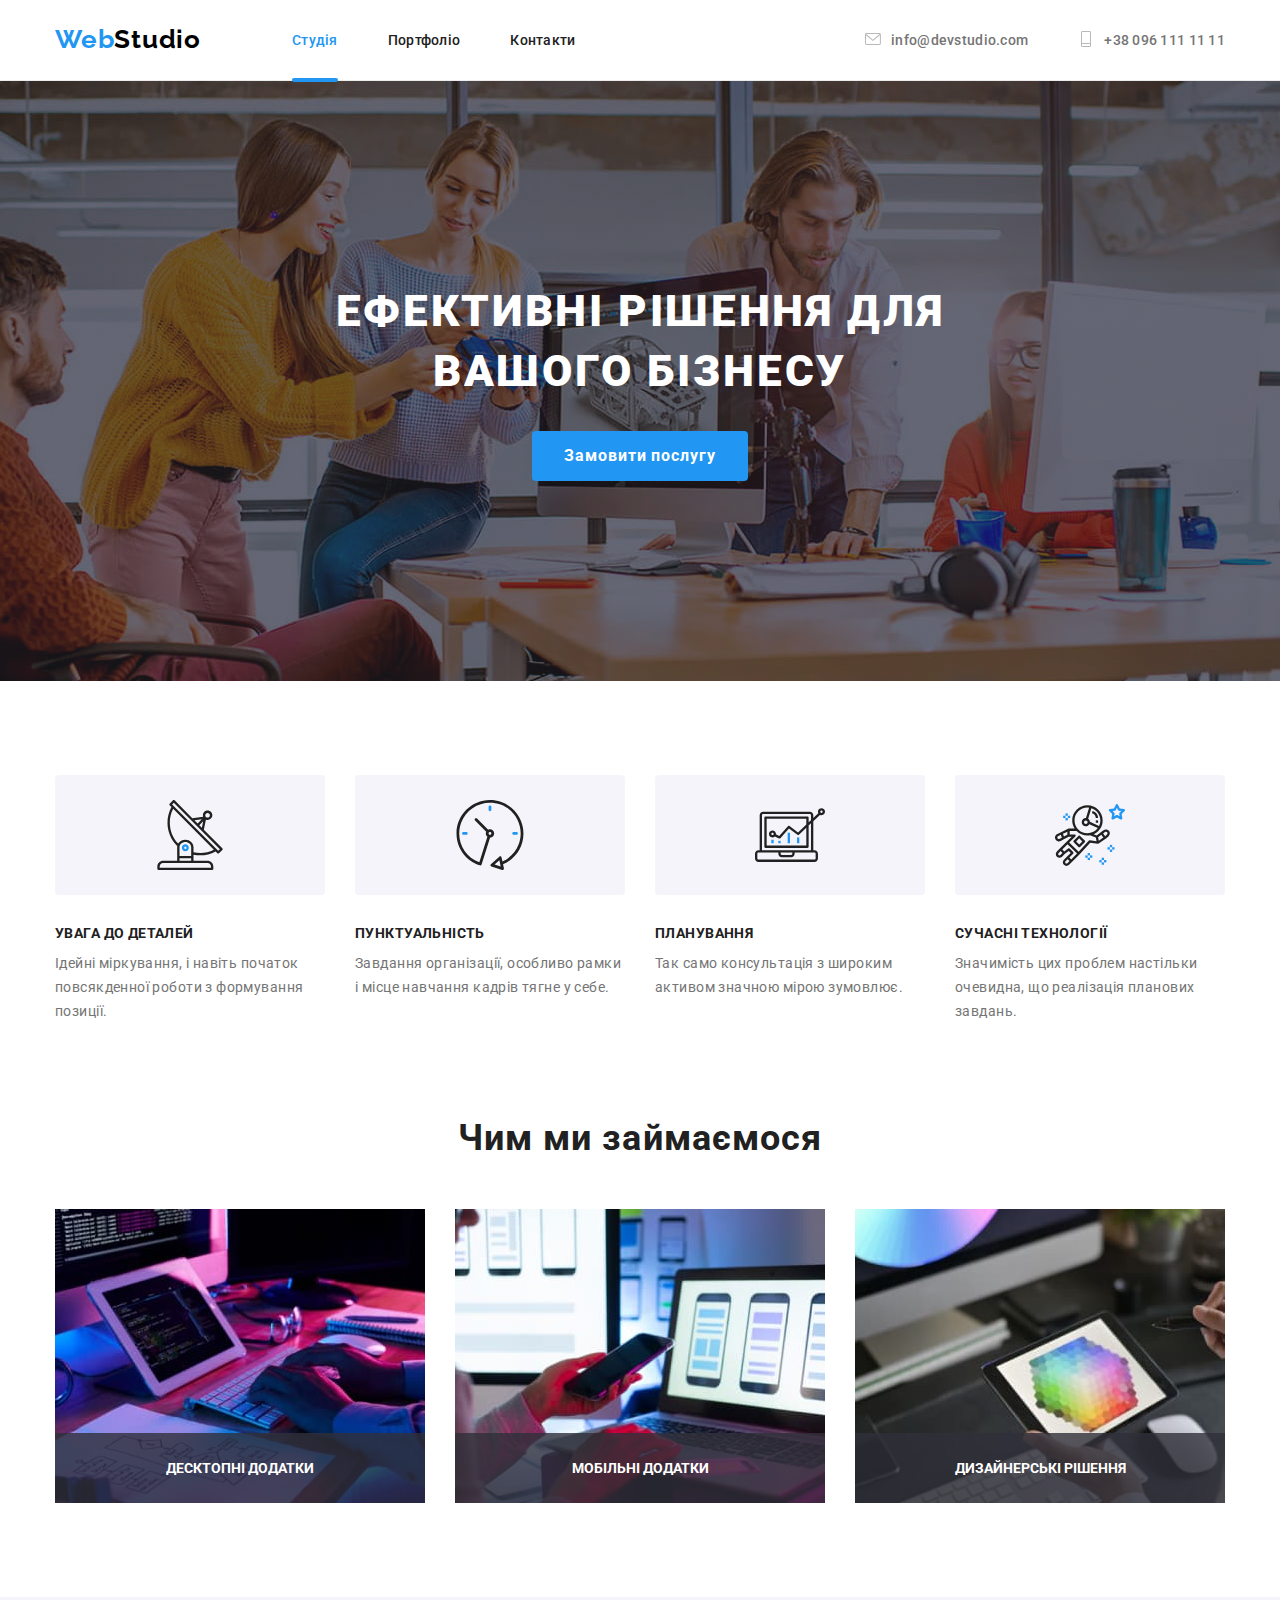
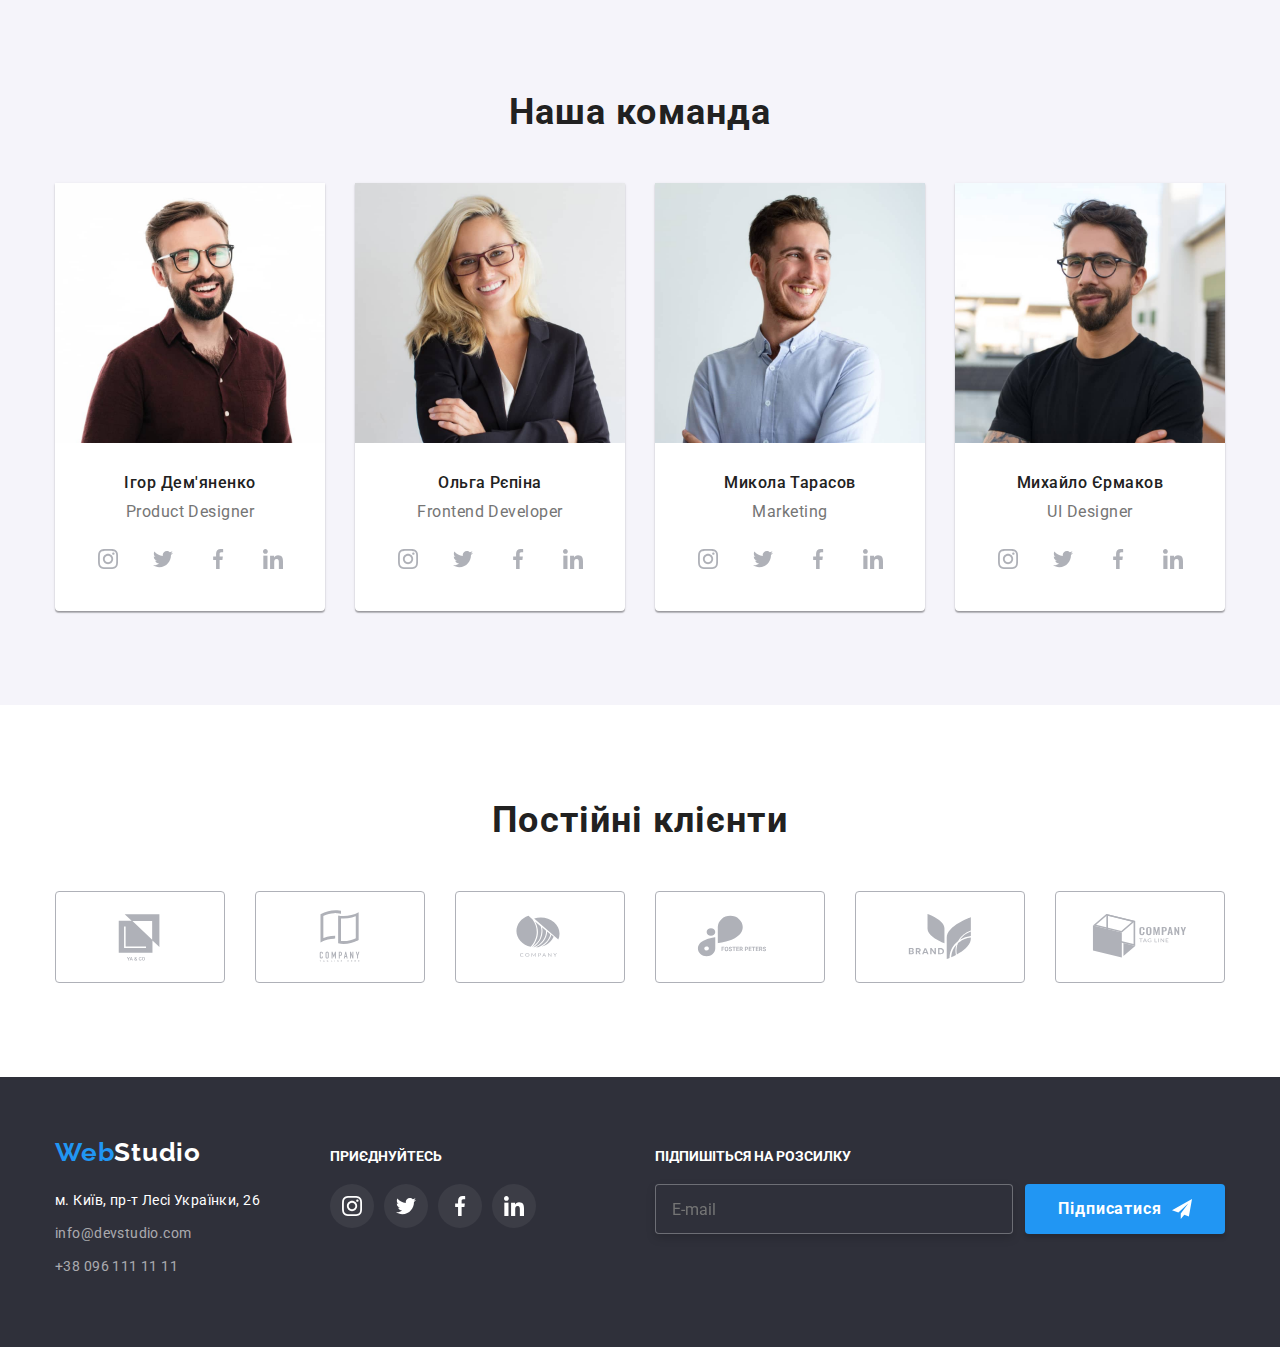
<file: index.html>
<!DOCTYPE html>
<html lang="uk">

<head>
    <meta charset="UTF-8">
    <meta http-equiv="X-UA-Compatible" content="IE=edge">
    <meta name="viewport" content="width=device-width, initial-scale=1.0">
    <title>WebStudio</title>
    <link rel="preconnect" href="https://fonts.googleapis.com">
    <link rel="preconnect" href="https://fonts.gstatic.com" crossorigin>
    <link href="https://fonts.googleapis.com/css2?family=Raleway:wght@700&display=swap" rel="stylesheet">
    <link rel="preconnect" href="https://fonts.googleapis.com">
    <link rel="preconnect" href="https://fonts.gstatic.com" crossorigin>
    <link href="https://fonts.googleapis.com/css2?family=Roboto:wght@400;500;700;900&display=swap" rel="stylesheet">
    <link rel="stylesheet" href="./css/main.min.css">
</head>

<body class="page">
    <header class="header">
        <div class="container header__container">
            <a lang="en" class="logo logo__container" href="./index.html" target="_self" rel="noopener noreferrer">
                Web<span class="logo__header--contrast">Studio</span>
            </a>
            <nav class="nav">
                <ul class="nav__list list">
                    <li class="nav__item">
                        <a class="nav__link link current" href="./index.html" target="_self" rel="noopener noreferrer">Студія</a>
                    </li>
                    <li class="nav__item">
                        <a class="nav__link link" href="./portfolio.html" target="_self" rel="noopener noreferrer">Портфоліо</a>
                    </li>
                    <li class="nav__item">
                        <a class="nav__link link" href="#" target="_self" rel="noopener noreferrer">Контакти</a>
                    </li>
                </ul>
            </nav>
            <ul class="list">
                <li class="header__contacts">
                    <a class="header__contacts-link link" href="mailto:info@devstudio.com">
                        <svg class="header__contacts-icon" width="16" height="12">
                            <use href="./img/icons.svg/symbol-defs.svg#icon-envelope"></use>
                        </svg>info@devstudio.com</a>
                </li>
                <li class="header__contacts"><a class="header__contacts-link link" href="tel:+380961111111">
                        <svg class="header__contacts-icon" width="10" height="16">
                            <use href="./img/icons.svg/symbol-defs.svg#icon-smartphone"></use>
                        </svg>+38 096 111 11 11</a>
                </li>
            </ul>
        </div>
    </header>
    <main class="main">
        <section class="section hero">
            <div class="container">
                <h1 class="hero__title">
                    Ефективні рішення для
                    вашого бізнесу
                </h1>
                <button class="button hero__button" type="button" value="" data-modal-open>
                    Замовити послугу
                </button>
            </div>
        </section>
        <section class="section features">
            <div class="container">
                <h2 class="visually-hidden">
                    Ососбливості
                </h2>
                <ul class="features__list list">
                    <li class="features__item">
                        <div class="features__icon"><svg width="70" height="70">
                                <use href="./img/icons.svg/symbol-defs.svg#icon-antenna"></use>
                            </svg></div>
                        <h3 class="features__title">
                            Увага до деталей
                        </h3>
                        <p class="features__description">
                            Ідейні міркування, і навіть початок повсякденної роботи з формування позиції.
                        </p>
                    </li>
                    <li class="features__item">
                        <div class="features__icon"><svg width="70" height="70">
                                <use href="./img/icons.svg/symbol-defs.svg#icon-clock"></use>
                            </svg></div>
                        <h3 class="features__title">
                            Пунктуальність
                        </h3>
                        <p class="features__description">
                            Завдання організації, особливо рамки і місце навчання кадрів тягне у себе.
                        </p>
                    </li>
                    <li class="features__item">
                        <div class="features__icon"><svg width="70" height="70">
                                <use href="./img/icons.svg/symbol-defs.svg#icon-diagram"></use>
                            </svg></div>
                        <h3 class="features__title">
                            Планування
                        </h3>
                        <p class="features__description">
                            Так само консультація з широким активом значною мірою зумовлює.
                        </p>
                    </li>
                    <li class="features__item">
                        <div class="features__icon"><svg class="features-icon" width="70" height="70">
                                <use href="./img/icons.svg/symbol-defs.svg#icon-astronaut"></use>
                            </svg></div>
                        <h3 class="features__title">
                            Сучасні технології
                        </h3>
                        <p class="features__description">
                            Значимість цих проблем настільки очевидна, що реалізація планових завдань.
                        </p>
                    </li>
                </ul>
            </div>
        </section>
        <section class="section work">
            <div class="container">
                <h2 class="work__title">
                    Чим ми займаємося
                </h2>
                <ul class="work__list list">
                    <li class="work__item">
                        <img class="img" src="./img/img-box1.jpg" alt="HTML код набирають" width="370" height="294">
                        <p class="work__text">Десктопні додатки</p>
                    </Li>
                    <li class="work__item">
                        <img class="img" src="./img/img-box2.jpg" alt="UI/UX дизайнер сидить за монітором" width="370"
                            height="294">
                        <p class="work__text">Мобільні додатки</p>
                    </li>
                    <li class="work__item">
                        <img class="img" src="./img/img-box3.jpg" alt="Підбір кольору у CSS палітрі" width="370"
                            height="294">
                        <p class="work__text">Дизайнерські рішення</p>
                    </li>
                </ul>
            </div>
        </section>
        <section class="section team">
            <div class="container">
                <h2 class="team__title">
                    Наша команда
                </h2>
                <ul class="team__list list">
                    <li class="team__card">
                        <img class="img" src="./img/our-team-product-designer.jpg" alt="product designer" width="270"
                            height="260">
                        <div class="card__text">
                            <h3 class="card__title">
                                Ігор Дем'яненко
                            </h3>
                            <p class="card__description" lang="en">
                                Product Designer
                            </p>
                            <ul class="socials__list list">
                                <li><a class="socials__item socials__icon link" href="#" target="_self" rel="noopener noreferrer"
                                        aria-label="Instagram"><svg class="socials__icon" width="20" height="20">
                                            <use href="./img/icons.svg/symbol-defs.svg#icon-instagram"></use>
                                        </svg></a></li>
                                <li><a class="socials__item socials__icon link" href="#" target="_self" rel="noopener noreferrer"
                                        aria-label="Twitter"><svg width="20" height="20">
                                            <use href="./img/icons.svg/symbol-defs.svg#icon-twitter"></use>
                                        </svg></a></li>
                                <li><a class="socials__item socials__icon link" href="#" target="_self" rel="noopener noreferrer"
                                        aria-label="Facebook"><svg width="20" height="20">
                                            <use href="./img/icons.svg/symbol-defs.svg#icon-facebook"></use>
                                        </svg></a></li>
                                <li><a class="socials__item socials__icon link" href="#" target="_self" rel="noopener noreferrer"
                                        aria-label="Linkedin"><svg width="20" height="20">
                                            <use href="./img/icons.svg/symbol-defs.svg#icon-linkedin"></use>
                                        </svg></a></li>
                            </ul>
                        </div>
                    </li>
                    <li class="team__card">
                        <img class="img" src="./img/our-team-frontend-developer.jpg" alt="frontend developer"
                            width="270" height="260">
                        <div class="card__text">
                            <h3 class="card__title">
                                Ольга Рєпіна
                            </h3>
                            <p class="card__description" lang="en">
                                Frontend Developer
                            </p>
                            <ul class="socials__list list">
                                <li><a class="socials__item socials__icon link" href="#" target="_self" rel="noopener noreferrer"
                                        aria-label="Instagram"><svg width="20" height="20">
                                            <use href="./img/icons.svg/symbol-defs.svg#icon-instagram"></use>
                                        </svg></a></li>
                                <li><a class="socials__item socials__icon link" href="#" target="_self" rel="noopener noreferrer"
                                        aria-label="Twitter"><svg width="20" height="20">
                                            <use href="./img/icons.svg/symbol-defs.svg#icon-twitter"></use>
                                        </svg></a></li>
                                <li><a class="socials__item socials__icon link" href="#" target="_self" rel="noopener noreferrer"
                                        aria-label="Facebook"><svg width="20" height="20">
                                            <use href="./img/icons.svg/symbol-defs.svg#icon-facebook"></use>
                                        </svg></a></li>
                                <li><a class="socials__item socials__icon link" href="#" target="_self" rel="noopener noreferrer"
                                        aria-label="Linkedin"><svg width="20" height="20">
                                            <use href="./img/icons.svg/symbol-defs.svg#icon-linkedin"></use>
                                        </svg></a></li>
                            </ul>
                        </div>
                    </li>
                    <li class="team__card">
                        <img class="img" src="./img/our-team-marketing.jpg" alt="marketing" width="270" height="260">
                        <div class="card__text">
                            <h3 class="card__title">
                                Микола Тарасов
                            </h3>
                            <p class="card__description" lang="en">
                                Marketing
                            </p>
                            <ul class="socials__list list">
                                <li><a class="socials__item socials__icon link" href="#" target="_self" rel="noopener noreferrer"
                                        aria-label="Instagram"><svg width="20" height="20">
                                            <use href="./img/icons.svg/symbol-defs.svg#icon-instagram"></use>
                                        </svg></a></li>
                                <li><a class="socials__item socials__icon link" href="#" target="_self" rel="noopener noreferrer"
                                        aria-label="Twitter"><svg width="20" height="20">
                                            <use href="./img/icons.svg/symbol-defs.svg#icon-twitter"></use>
                                        </svg></a></li>
                                <li><a class="socials__item  socials__icon link" href="#" target="_self" rel="noopener noreferrer"
                                        aria-label="Facebook"><svg width="20" height="20">
                                            <use href="./img/icons.svg/symbol-defs.svg#icon-facebook"></use>
                                        </svg></a></li>
                                <li><a class="socials__item socials__icon link" href="#" target="_self" rel="noopener noreferrer"
                                        aria-label="Linkedin"><svg width="20" height="20">
                                            <use href="./img/icons.svg/symbol-defs.svg#icon-linkedin"></use>
                                        </svg></a></li>
                            </ul>
                        </div>
                    </li>
                    <li class="team__card">
                        <img class="img" src="./img/our-team-ui-designer.jpg" alt="UI designer" width="270"
                            height="260">
                        <div class="card__text">
                            <h3 class="card__title">
                                Михайло Єрмаков
                            </h3>
                            <p class="card__description" lang="en">
                                UI Designer
                            </p>
                            <ul class="socials__list list">
                                <li><a class="socials__item socials__icon link" href="#" target="_self" rel="noopener noreferrer"
                                        aria-label="Instagram"><svg width="20" height="20">
                                            <use href="./img/icons.svg/symbol-defs.svg#icon-instagram"></use>
                                        </svg></a></li>
                                <li><a class="socials__item socials__icon link" href="#" target="_self" rel="noopener noreferrer"
                                        aria-label="Twitter"><svg width="20" height="20">
                                            <use href="./img/icons.svg/symbol-defs.svg#icon-twitter"></use>
                                        </svg></a></li>
                                <li><a class="socials__item socials__icon link" href="#" target="_self" rel="noopener noreferrer"
                                        aria-label="Facebook"><svg  width="20" height="20">
                                            <use href="./img/icons.svg/symbol-defs.svg#icon-facebook"></use>
                                        </svg></a></li>
                                <li><a class="socials__item socials__icon link" href="#" target="_self" rel="noopener noreferrer"
                                        aria-label="Linkedin"><svg width="20" height="20">
                                            <use href="./img/icons.svg/symbol-defs.svg#icon-linkedin"></use>
                                        </svg></a></li>
                            </ul>
                        </div>
                    </li>
                </ul>
            </div>
        </section>
        <section class="clients section">
            <div class="container">
                <h2 class="clients__title">
                    Постійні клієнти
                </h2>
                <ul class="clients__list list">
                    <li class="clients__item"><a class="clients__link link" href="#" target="_self"
                            rel="noopener noreferrer"><svg class="clients__icon" width="106" height="60">
                                <use href="./img/icons.svg/symbol-defs.svg#icon-Client-1"></use>
                            </svg></a></li>
                    <li class="clients__item"><a class="clients__link link" href="#" target="_self"
                            rel="noopener noreferrer"><svg class="clients__icon" width="106" height="60">
                                <use href="./img/icons.svg/symbol-defs.svg#icon-Client-2"></use>
                            </svg></a>
                    </li>
                    <li class="clients__item"><a class="clients__link link" href="#" target="_self"
                            rel="noopener noreferrer"><svg class="clients__icon" width="106" height="60">
                                <use href="./img/icons.svg/symbol-defs.svg#icon-Client-3"></use>
                            </svg></a>
                    </li>
                    <li class="clients__item"><a class="clients__link link" href="#" target="_self"
                            rel="noopener noreferrer"><svg class="clients__icon" width="106" height="60">
                                <use href="./img/icons.svg/symbol-defs.svg#icon-Client-4"></use>
                            </svg></a>
                    </li>
                    <li class="clients__item"><a class="clients__link link" href="#" target="_self"
                            rel="noopener noreferrer"><svg class="clients__icon" width="106" height="60">
                                <use href="./img/icons.svg/symbol-defs.svg#icon-Client-5"></use>
                            </svg></a>
                    </li>
                    <li class="clients__item"><a class="clients__link link" href="#" target="_self"
                            rel="noopener noreferrer"><svg class="clients__icon" width="106" height="60">
                                <use href="./img/icons.svg/symbol-defs.svg#icon-Client-6"></use>
                            </svg></a>
                    </li>
                </ul>
            </div>
        </section>
    </main>
    <footer class="footer">
        <div class="container footer__container">
            <div class="footer__contacts">
                <a class="footer__logo" lang="en" href="./index.html" target="_self" rel="noopener noreferrer">
                    Web<span class="footer__logo--contrast">Studio</span>
                </a>
                <address class="address">
                    <ul class="address__list">
                        <li class="address__item">
                            <a class="address__text address__link" href="https://goo.gl/maps/aSpXMpWNMVP75BuT6"
                                target="_blank" rel="noopener no referrer"> м.
                                Київ, пр-т Лесі Українки, 26</a>
                        </li>
                        <li class="address__item">
                            <a class="address__contact address__link"
                                href="mailto:info@devstudio.com">info@devstudio.com</a>
                        </li>
                        <li class="address__item">
                            <a class="address__contact address__link" href="tel:+380961111111">+38 096 111 11 11</a>
                        </li>
                    </ul>
                </address>
            </div>
            <div class="footer__socials">
                <p class="footer__title">приєднуйтесь</p>
                <ul class="socials__list list">
                    <li>
                        <a href="#" class="socials__item footer__icon link" target="_self" rel="noopener noreferrer">
                            <svg width="20" height="20">
                                <use href="./img/icons.svg/symbol-defs.svg#icon-instagram"></use>
                            </svg></a>
                    </li>
                    <li>
                        <a href="#" class="socials__item footer__icon link" target="_self" rel="noopener noreferrer"><svg width="20" height="20">
                                <use href="./img/icons.svg/symbol-defs.svg#icon-twitter"></use>
                            </svg></a>
                    </li>
                    <li>
                        <a href="#" class="socials__item footer__icon link" target="_self" rel="noopener noreferrer"><svg width="20" height="20">
                                <use href="./img/icons.svg/symbol-defs.svg#icon-facebook"></use>
                            </svg></a>
                    </li>
                    <li>
                        <a href="#" class="socials__item footer__icon link" target="_self" rel="noopener noreferrer"><svg width="20" height="20">
                                <use href="./img/icons.svg/symbol-defs.svg#icon-linkedin"></use>
                            </svg></a>
                    </li>
                </ul>
            </div>
            <div class="footer__contact">
                <strong class="footer__title">Підпишіться на розсилку</strong>
                <form class="footer__form">
                    <label class="footer__label">
                        <input class="footer__input" type="text" name="user-email" placeholder="E-mail">
                    </label>
                    <button class="footer__button" type="submit">Підписатися
                        <svg width="20" height="20">
                            <use href="./img/icons.svg/symbol-defs.svg#icon-send"></use>
                        </svg>
                    </button>
                </form>
            </div>
        </div>
    </footer>
    <!-- Modal window -->
    <div class="backdrop is-hidden" data-modal>
        <div class="modal">
            <button class="modal__button" data-modal-close>
                <svg class="modal__icon" width="18" height="18">
                    <use href="./img/icons.svg/symbol-defs.svg#icon-close-black"></use>
                </svg>
            </button>

            <form class="form" name="register-form" autocomplete="off" method="POST" action="javascript:void(0);">
                <strong class="form__title">Залиште свої дані, ми вам передзвонимо</strong>

                <div class="form__group" role="group">
                    <label class="form__field">
                        <span class="form__label">Ім'я</span>
                        <input class="form__input--register" type="text" name="name" required minlength="3"
                            placeholder="&nbsp;">
                        <svg class="form__icon" width="18" height="18">
                            <use href="./img/icons.svg/symbol-defs.svg#icon-person"></use>
                        </svg>
                    </label>

                    <label class="form__field">
                        <span class="form__label">Телефон</span>
                        <input class="form__input--register" type="text" name="phone" required minlength="3"
                            placeholder="&nbsp;">
                        <svg class="form__icon" width="18" height="18">
                            <use href="./img/icons.svg/symbol-defs.svg#icon-phone"></use>
                        </svg>
                    </label>

                    <label class="form__field">
                        <span class="form__label">Пошта</span>
                        <input class="form__input--register" type="text" name="email" required minlength="3"
                            placeholder="&nbsp;">
                        <svg class="form__icon" width="18" height="18">
                            <use href="./img/icons.svg/symbol-defs.svg#icon-email"></use>
                        </svg>
                    </label>

                    <label class="form__field comment--form">
                        <span class="comment__title form__label">Коментар</span>
                        <textarea class="comment__message" name="placeholder" required minlength="5"
                            placeholder="Введіть текст"></textarea>
                    </label>
                </div>

                <div class="form__field form__policy">
                    <label class="form__label "><input class="form__checkbox visually-hidden" type="checkbox"
                            value="policy">
                        <span class="form__checkbox--checked-icon"> </span>
                        <span class="form__policy--agreement-text">Погоджуюся з розсилкою та приймаю &nbsp;
                            <a class="form__link--policy" href="#">Умови договору</a></span>
                    </label>
                </div>

                <button class="form__button hero__button" type="submit">Відправити</button>
            </form>
        </div>
    </div>
    <script src="./js/modal.js"></script>
</body>

</html>
</file>
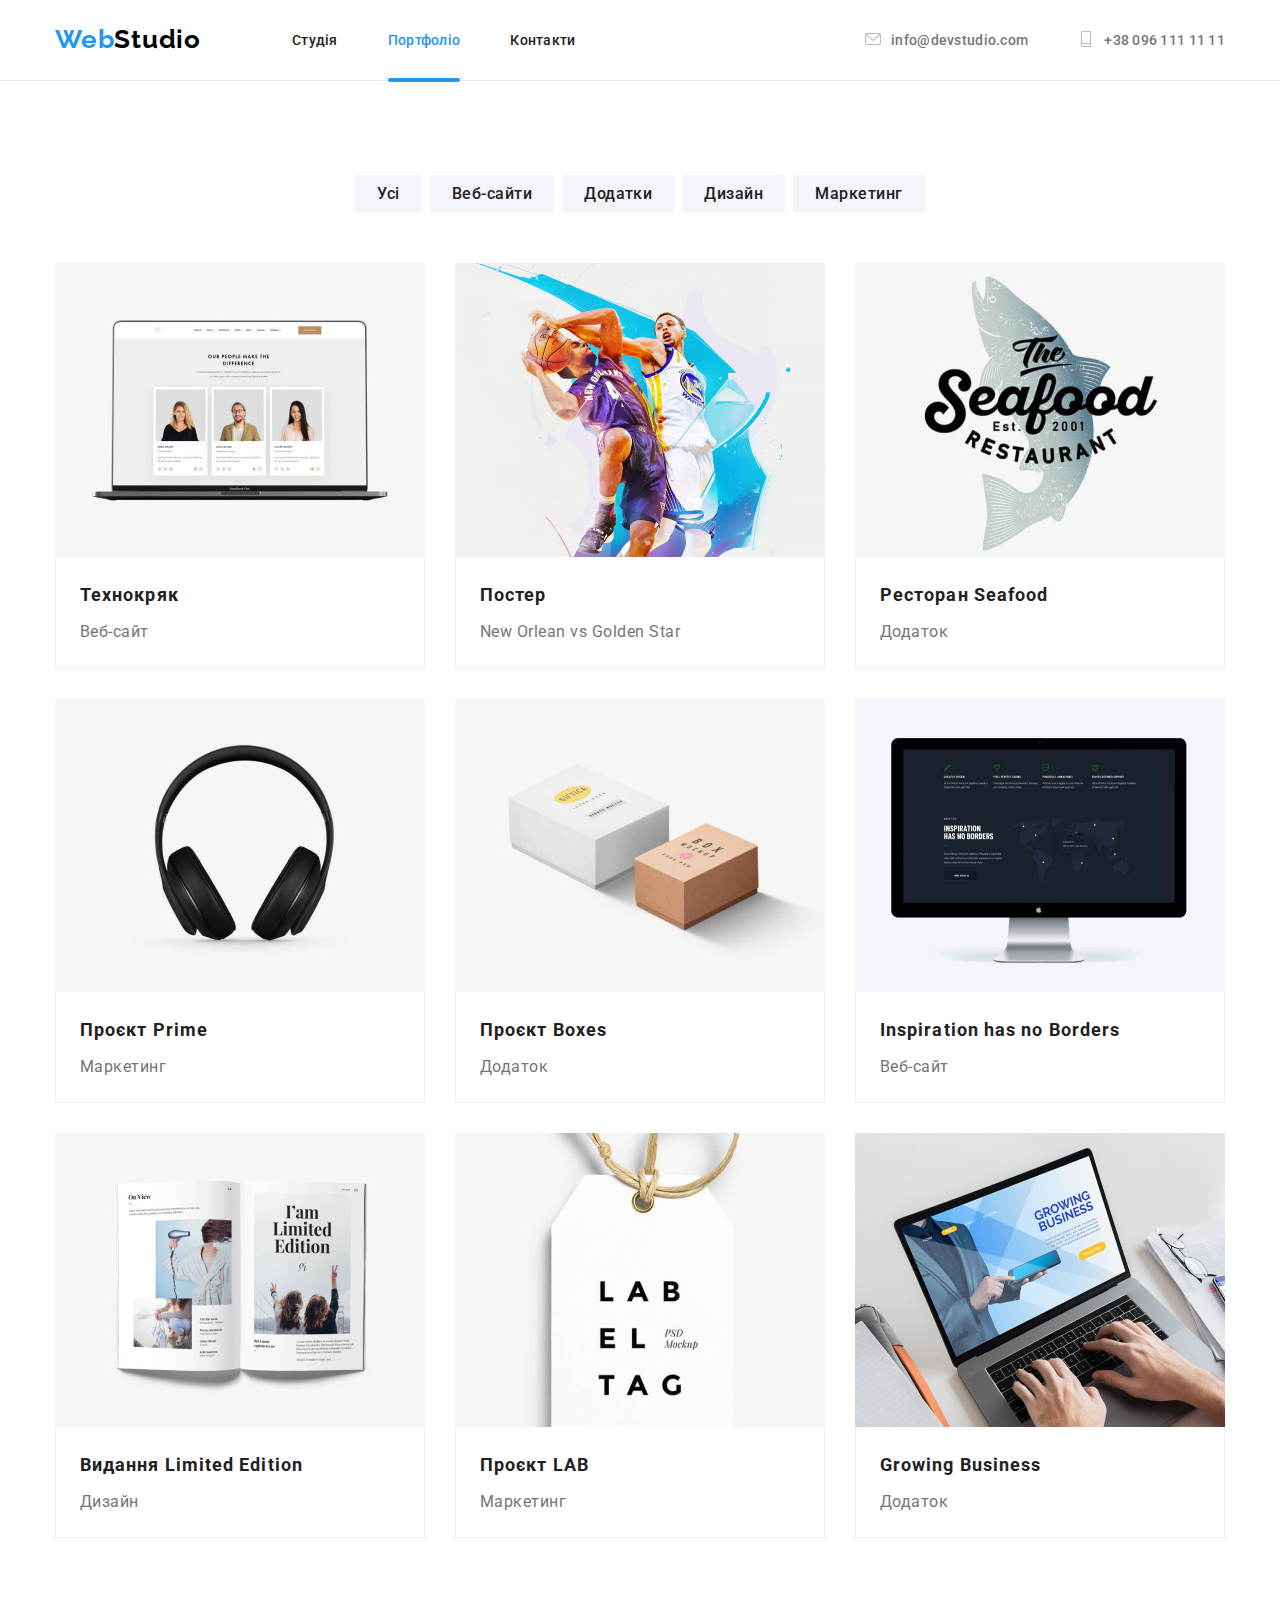
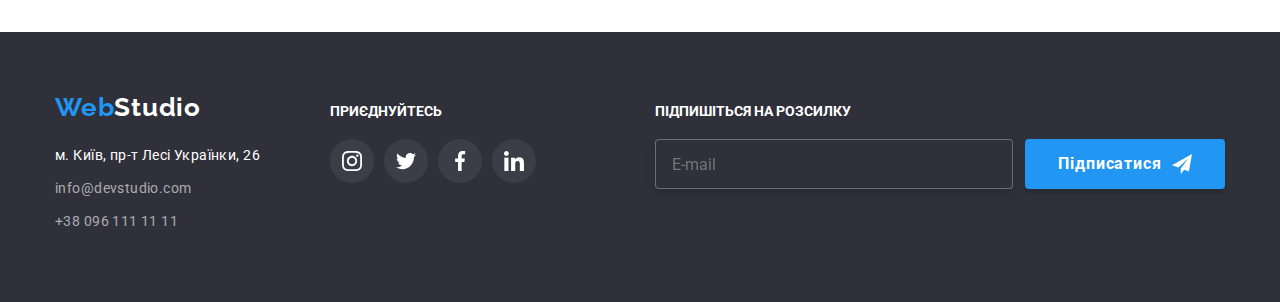
<file: portfolio.html>
<!DOCTYPE html>
<html lang="uk">

<head>
    <meta charset="UTF-8">
    <meta http-equiv="X-UA-Compatible" content="IE=edge">
    <meta name="viewport" content="width=device-width, initial-scale=1.0">
    <title>WebStudio</title>
    <link rel="preconnect" href="https://fonts.googleapis.com">
    <link rel="preconnect" href="https://fonts.gstatic.com" crossorigin>
    <link href="https://fonts.googleapis.com/css2?family=Raleway:wght@700&display=swap" rel="stylesheet">
    <link rel="preconnect" href="https://fonts.googleapis.com">
    <link rel="preconnect" href="https://fonts.gstatic.com" crossorigin>
    <link href="https://fonts.googleapis.com/css2?family=Roboto:wght@400;500;700;900&display=swap" rel="stylesheet">
    <link rel="stylesheet" href="./css/main.min.css">
</head>

<body class="page">
    <header class="header">
        <div class="container header__container">
            <a lang="en" class="logo" href="./index.html" target="_self" rel="noopener noreferrer">
                Web<span class="logo__header--contrast">Studio</span>
            </a>
            <nav class="nav">
                <ul class="nav__list list">
                    <li class="nav__item">
                        <a class="nav__link link" href="./index.html" target="_self" rel="noopener noreferrer">Студія</a>
                    </li>
                    <li class="nav__item">
                        <a class="nav__link link current" href="./portfolio.html" target="_self" rel="noopener noreferrer">Портфоліо</a>
                    </li>
                    <li class="nav__item">
                        <a class="nav__link link" href="#" target="_self" rel="noopener noreferrer">Контакти</a>
                    </li>
                </ul>
            </nav>
            <ul class="list">
                <li class="header__contacts">
                    <a class="header__contacts-link link" href="mailto:info@devstudio.com">
                        <svg class="header__contacts-icon" width="16" height="12">
                            <use href="./img/icons.svg/symbol-defs.svg#icon-envelope"></use>
                        </svg>info@devstudio.com</a>
                </li>
                <li class="header__contacts"><a class="header__contacts-link link" href="tel:+380961111111">
                        <svg class="header__contacts-icon" width="10" height="16">
                            <use href="./img/icons.svg/symbol-defs.svg#icon-smartphone"></use>
                        </svg>+38 096 111 11 11</a>
                </li>
            </ul>
        </div>
    </header>
    <main class="main">
        <section class="section">
            <h1 class="visually-hidden">Проекти</h1>
            <div class="container">
                <div>
                    <ul class="portfolio__button list">
                        <li><button class="portfolio__button--sorting" type="button">Усі</button></li>
                        <li><button class="portfolio__button--sorting" type="button">Веб-сайти</button></li>
                        <li><button class="portfolio__button--sorting" type="button">Додатки</button></li>
                        <li><button class="portfolio__button--sorting" type="button">Дизайн</button></li>
                        <li><button class="portfolio__button--sorting" type="button">Маркетинг</button></li>
                    </ul>
                </div>
                <ul class="portfolio list">
                    <li class="project">
                        <a class="project__link" href="#" target="_blank">
                            <div class="project__thumb">
                                <img class="img" src="./img/portfolio-1-1.jpg" alt="Команда студії на екрані комп'ютера" width="370" height="294">
                                <div class="overlay">
                                    <p class="overlay-text">
                                        Ресурс пропонує комплексні пропозиції з різним рівнем
                                        функціоналу та сервісів. Все це дозволить відвідувачу
                                        отримати вичерпні відомості про компанію чи приватну
                                        особу.
                                    </p>
                                </div>
                            </div>
                            <div class="project__text">
                                <h2 class="project__title">
                                    Технокряк
                                </h2>
                                <p class="project__description">
                                    Веб-сайт
                                </p>
                            </div>
                        </a>
                    </li>
                    <li class="project">
                        <a class="project__link" href="#" target="_blank">
                            <div class="project__thumb">
                                <img class="img" src="./img/portfolio-1-2.jpg" alt="Два баскетболісти у грі" width="370" height="294">
                                <div class="overlay">
                                    <p class="overlay-text">
                                        Ресурс пропонує комплексні пропозиції з різним рівнем
                                        функціоналу та сервісів. Все це дозволить відвідувачу
                                        отримати вичерпні відомості про компанію чи приватну
                                        особу.
                                    </p>
                                </div>
                            </div>
                            <div class="project__text">
                                <h2 class="project__title">
                                    Постер
                                </h2>
                                <p class="project__description">
                                    New Orlean vs Golden Star
                                </p>
                            </div>
                        </a>
                    </li>
                    <li class="project">
                        <a class="project__link" href="#" target="_blank">
                            <div class="project__thumb">
                                <img class="img" src="./img/portfolio-1-3.jpg" alt="Логотип рибного ресторану The seafood" width="370" height="294">
                                <div class="overlay">
                                    <p class="overlay-text">
                                        Ресурс пропонує комплексні пропозиції з різним рівнем
                                        функціоналу та сервісів. Все це дозволить відвідувачу
                                        отримати вичерпні відомості про компанію чи приватну
                                        особу.
                                    </p>
                                </div>
                            </div>
                            <div class="project__text">
                                <h2 class="project__title">
                                    Ресторан
                                    <span lang="en">
                                        Seafood
                                    </span>
                                </h2>
                                <p class="project__description">
                                    Додаток
                                </p>
                            </div>
                        </a>
                    </li>
                    <li class="project">
                        <a class="project__link" href="#" target="_blank">
                            <div class="project__thumb">
                                <img class="img" src="./img/portfolio-2-1.jpg" alt="Чорні навушники на білому фоні" width="370" height="294">
                                <div class="overlay">
                                    <p class="overlay-text">
                                        Ресурс пропонує комплексні пропозиції з різним рівнем
                                        функціоналу та сервісів. Все це дозволить відвідувачу
                                        отримати вичерпні відомості про компанію чи приватну
                                        особу.
                                    </p>
                                </div>
                            </div>
                            <div class="project__text">
                                <h2 class="project__title">
                                    Проєкт
                                    <span lang="en">
                                        Prime
                                    </span>
                                </h2>
                                <p class="project__description">
                                    Маркетинг
                                </p>
                            </div>
                        </a>
                    </li>
                    <li class="project">
                        <a class="project__link" href="#" target="_blank">
                            <div class="project__thumb">
                                <img class="img" src="./img/portfolio-2-2.jpg" alt="Дві кортонні коробки на білому фоні" width="370" height="294">
                                <div class="overlay">
                                    <p class="overlay-text">
                                        Ресурс пропонує комплексні пропозиції з різним рівнем
                                        функціоналу та сервісів. Все це дозволить відвідувачу
                                        отримати вичерпні відомості про компанію чи приватну
                                        особу.
                                    </p>
                                </div>
                            </div>
                            <div class="project__text">
                                <h2 class="project__title">
                                    Проєкт
                                    <span lang="en">
                                        Boxes
                                    </span>
                                </h2>
                                <p class="project__description">
                                    Додаток
                                </p>
                            </div>
                        </a>
                    </li>
                    <li class="project">
                        <a class="project__link" href="#" target="_blank">
                            <div class="project__thumb">
                                <img class="img" src="./img/portfolio-2-3.jpg" alt="Карта світу на екрані Маку" width="370" height="294">
                                <div class="overlay">
                                    <p class="overlay-text">
                                        Ресурс пропонує комплексні пропозиції з різним рівнем
                                        функціоналу та сервісів. Все це дозволить відвідувачу
                                        отримати вичерпні відомості про компанію чи приватну
                                        особу.
                                    </p>
                                </div>
                            </div>
                            <div class="project__text">
                                <h2 class="project__title" lang="en">
                                    Inspiration has no Borders
                                </h2>
                                <p class="project__description">
                                    Веб-сайт
                                </p>
                            </div>
                        </a>
                    </li>
                    <li class="project">
                        <a class="project__link" href="#" target="_blank">
                            <div class="project__thumb">
                                <img class="img" src="./img/portfolio-3-1.jpg" alt="Розгорнутий журнал" width="370" height="294">
                                <div class="overlay">
                                    <p class="overlay-text">
                                        Ресурс пропонує комплексні пропозиції з різним рівнем
                                        функціоналу та сервісів. Все це дозволить відвідувачу
                                        отримати вичерпні відомості про компанію чи приватну
                                        особу.
                                    </p>
                                </div>
                            </div>
                            <div class="project__text">
                                <h2 class="project__title">
                                    Видання
                                    <span lang="en">
                                        Limited Edition
                                    </span>
                                </h2>
                                <p class="project__description">
                                    Дизайн
                                </p>
                            </div>
                        </a>
                    </li>
                    <li class="project">
                        <a class="project__link" href="#" target="_blank">
                            <div class="project__thumb">
                                <img class="img" src="./img/portfolio-3-2.jpg" alt="Лейбл тег білиий" width="370" height="294">
                                <div class="overlay">
                                    <p class="overlay-text">
                                        Ресурс пропонує комплексні пропозиції з різним рівнем
                                        функціоналу та сервісів. Все це дозволить відвідувачу
                                        отримати вичерпні відомості про компанію чи приватну
                                        особу.
                                    </p>
                                </div>
                            </div>
                            <div class="project__text">
                                <h2 class="project__title">
                                    Проєкт
                                    <span lang="en">
                                        LAB
                                    </span>
                                </h2>
                                <p class="project__description">
                                    Маркетинг
                                </p>
                            </div>
                        </a>
                    </li>
                    <li class="project">
                        <a class="project__link" href="#" target="_blank">
                            <div class="project__thumb">
                                <img class="img" src="./img/portfolio-3-3.jpg" alt="Відкритий ноутбук на якому набирають текст" width="370" height="294">
                                <div class="overlay">
                                    <p class="overlay-text">
                                        Ресурс пропонує комплексні пропозиції з різним рівнем
                                        функціоналу та сервісів. Все це дозволить відвідувачу
                                        отримати вичерпні відомості про компанію чи приватну
                                        особу.
                                    </p>
                                </div>
                            </div>
                            <div class="project__text">
                                <h2 class="project__title" lang="en">
                                    Growing Business
                                </h2>
                                <p class="project__description">
                                    Додаток
                                </p>
                            </div>
                        </a>
                    </li>
                </ul>
            </div>
        </section>
    </main>
    <footer class="footer">
        <div class="container footer__container">
            <div class="footer__contacts">
                <a class="footer__logo" lang="en" href="./index.html" target="_self" rel="noopener noreferrer">
                    Web<span class="footer__logo--contrast">Studio</span>
                </a>
                <address class="address">
                    <ul class="address__list">
                        <li class="address__item">
                            <a class="address__text address__link" href="https://goo.gl/maps/aSpXMpWNMVP75BuT6"
                                target="_blank" rel="noopener no referrer"> м.
                                Київ, пр-т Лесі Українки, 26</a>
                        </li>
                        <li class="address__item">
                            <a class="address__contact address__link"
                                href="mailto:info@devstudio.com">info@devstudio.com</a>
                        </li>
                        <li class="address__item">
                            <a class="address__contact address__link" href="tel:+380961111111">+38 096 111 11 11</a>
                        </li>
                    </ul>
                </address>
            </div>
            <div class="footer__socials">
                <p class="footer__title">приєднуйтесь</p>
                <ul class="socials__list list">
                    <li>
                        <a href="#" class="socials__item footer__icon link" target="_self" rel="noopener noreferrer">
                            <svg width="20" height="20">
                                <use href="./img/icons.svg/symbol-defs.svg#icon-instagram"></use>
                            </svg></a>
                    </li>
                    <li>
                        <a href="#" class="socials__item footer__icon link" target="_self"
                            rel="noopener noreferrer"><svg width="20" height="20">
                                <use href="./img/icons.svg/symbol-defs.svg#icon-twitter"></use>
                            </svg></a>
                    </li>
                    <li>
                        <a href="#" class="socials__item footer__icon link" target="_self"
                            rel="noopener noreferrer"><svg width="20" height="20">
                                <use href="./img/icons.svg/symbol-defs.svg#icon-facebook"></use>
                            </svg></a>
                    </li>
                    <li>
                        <a href="#" class="socials__item footer__icon link" target="_self"
                            rel="noopener noreferrer"><svg width="20" height="20">
                                <use href="./img/icons.svg/symbol-defs.svg#icon-linkedin"></use>
                            </svg></a>
                    </li>
                </ul>
            </div>
            <div class="footer__contact">
                <strong class="footer__title">Підпишіться на розсилку</strong>
                <form class="footer__form">
                    <label class="footer__label">
                        <input class="footer__input" type="text" name="user-email" placeholder="E-mail">
                    </label>
                    <button class="footer__button" type="submit">Підписатися
                        <svg width="20" height="20">
                            <use href="./img/icons.svg/symbol-defs.svg#icon-send"></use>
                        </svg>
                    </button>
                </form>
            </div>
        </div>
    </footer>
</body>

</html>
</file>
<file: css/main.min.css>
:root{--black-color: #000000;--white-color: #ffffff;--heading-color: #212121;--main-color: #757575;--accent-color: #2196F3;--project-border-color: #EEEEEE;--address-color: #ffffff99;--footer-socials-color: #ffffff10;--main-bg-color: #F5F5F5;--secondary-bg-color: #F5F4FA;--header-bg-color: #FFFFFF;--footer-bg-color: #2F303A;--banner-bg-color: #2F303A;--banner-gradient: #30313b66;--icon-bg-color: #AFB1B8;--btn-color: #F5F4FA;--btn-accent-color: #188CE8;--btn-active-color: #2196F3;--btn-filter-color: #2196F3;--line-color: #ECECEC;--items: 3;--indent: 30px;--trans-effect: 250ms cubic-bezier(0.4, 0, 0.2, 1)}/*! modern-normalize v1.1.0 | MIT License | https://github.com/sindresorhus/modern-normalize */*,::before,::after{-webkit-box-sizing:border-box;box-sizing:border-box}html{line-height:1.15;-webkit-text-size-adjust:100%;-moz-tab-size:4;-o-tab-size:4;tab-size:4}body{margin:0;font-family:system-ui,-apple-system,"Segoe UI",Roboto,Helvetica,Arial,sans-serif,"Apple Color Emoji","Segoe UI Emoji"}hr{height:0;color:inherit}abbr[title]{-webkit-text-decoration:underline dotted;text-decoration:underline dotted}b,strong{font-weight:bolder}code,kbd,samp,pre{font-family:ui-monospace,SFMono-Regular,Consolas,"Liberation Mono",Menlo,monospace;font-size:1em}small{font-size:80%}sub,sup{font-size:75%;line-height:0;position:relative;vertical-align:baseline}sub{bottom:-0.25em}sup{top:-0.5em}table{text-indent:0;border-color:inherit}button,input,optgroup,select,textarea{font-family:inherit;font-size:100%;line-height:1.15;margin:0}button,select{text-transform:none}button,[type=button],[type=reset],[type=submit]{-webkit-appearance:button}::-moz-focus-inner{border-style:none;padding:0}:-moz-focusring{outline:1px dotted ButtonText}:-moz-ui-invalid{box-shadow:none}legend{padding:0}progress{vertical-align:baseline}::-webkit-inner-spin-button,::-webkit-outer-spin-button{height:auto}[type=search]{-webkit-appearance:textfield;outline-offset:-2px}::-webkit-search-decoration{-webkit-appearance:none}::-webkit-file-upload-button{-webkit-appearance:button;font:inherit}summary{display:list-item}.visually-hidden{position:absolute;white-space:nowrap;width:1px;height:1px;overflow:hidden;border:0;padding:0;clip:rect(0 0 0 0);-webkit-clip-path:inset(50%);clip-path:inset(50%);margin:-1px}body{font-family:Roboto,sans-serif;background-color:var(--white-color);color:var(--main-color)}.section{padding-top:94px;padding-bottom:94px}h1,h2,h3,h4,h5,h6,p{margin:0}a{text-decoration:none}.list{list-style:none;padding:0;margin:0;display:-webkit-box;display:-ms-flexbox;display:flex;gap:50px}.button{cursor:pointer;border-radius:4px}.img{display:block;max-width:100%;height:auto}.header{background-color:var(--header-bg-color);border-bottom:1px solid var(--line-color)}.header__link{-webkit-transition-property:color,fill;transition-property:color,fill;-webkit-transition-duration:250ms;transition-duration:250ms;-webkit-transition-timing-function:cubic-bezier(0.4, 0, 0.2, 1);transition-timing-function:cubic-bezier(0.4, 0, 0.2, 1);color:var(--accent-color);fill:currentColor}.nav{margin-right:auto}.nav__item{display:block;-webkit-box-align:center;-ms-flex-align:center;align-items:center;position:relative;font-size:14px;line-height:1.1428571429;font-weight:500;letter-spacing:.02em}.nav__item .current::after{content:" ";position:absolute;left:0;bottom:-3%;display:inline-block;width:100%;height:4px;background:var(--accent-color);border-radius:2px}.nav__list{display:-webkit-box;display:-ms-flexbox;display:flex;gap:50px}.nav__list .link.current{color:var(--accent-color)}.nav__list .link{display:block;color:var(--heading-color);padding:32px 0}.nav__link{-webkit-transition-property:color;transition-property:color;-webkit-transition-duration:250ms;transition-duration:250ms;-webkit-transition-timing-function:cubic-bezier(0.4, 0, 0.2, 1);transition-timing-function:cubic-bezier(0.4, 0, 0.2, 1);color:var(--heading-color)}.nav__link:focus,.nav__link:hover{color:var(--accent-color)}.backdrop{-webkit-transition-property:opacity,visibility;transition-property:opacity,visibility;-webkit-transition-duration:250ms;transition-duration:250ms;-webkit-transition-timing-function:cubic-bezier(0.4, 0, 0.2, 1);transition-timing-function:cubic-bezier(0.4, 0, 0.2, 1);position:fixed;top:0;left:0;width:100%;height:100%;background-color:rgba(0,0,0,.2);opacity:1}.backdrop.is-hidden{opacity:0;pointer-events:none;visibility:hidden}.modal{-webkit-transition-property:-webkit-transform;transition-property:-webkit-transform;transition-property:transform;transition-property:transform, -webkit-transform;-webkit-transition-duration:250ms;transition-duration:250ms;-webkit-transition-timing-function:cubic-bezier(0.4, 0, 0.2, 1);transition-timing-function:cubic-bezier(0.4, 0, 0.2, 1);position:absolute;top:50%;left:50%;-webkit-transform:translate(-50%, -50%);transform:translate(-50%, -50%);width:528px;height:581px;padding:40px;background-color:var(--white-color);border:1px solid rgba(0,0,0,.1);-webkit-box-shadow:0px 1px 3px rgba(0,0,0,.12),0px 1px 1px rgba(0,0,0,.14),0px 2px 1px rgba(0,0,0,.2);box-shadow:0px 1px 3px rgba(0,0,0,.12),0px 1px 1px rgba(0,0,0,.14),0px 2px 1px rgba(0,0,0,.2);border-radius:4px}.modal__button{-webkit-transition-property:border-color;transition-property:border-color;-webkit-transition-duration:250ms;transition-duration:250ms;-webkit-transition-timing-function:cubic-bezier(0.4, 0, 0.2, 1);transition-timing-function:cubic-bezier(0.4, 0, 0.2, 1);display:-webkit-box;display:-ms-flexbox;display:flex;-webkit-box-pack:center;-ms-flex-pack:center;justify-content:center;-webkit-box-align:center;-ms-flex-align:center;align-items:center;position:absolute;padding:0;width:30px;height:30px;top:8px;right:8px;background-color:var(--white-color);border:1px solid rgba(0,0,0,.1);border-radius:50%}.modal__button:hover,.modal__button:focus{border-color:var(--accent-color)}.modal__icon{-webkit-transition-property:fill;transition-property:fill;-webkit-transition-duration:250ms;transition-duration:250ms;-webkit-transition-timing-function:cubic-bezier(0.4, 0, 0.2, 1);transition-timing-function:cubic-bezier(0.4, 0, 0.2, 1);fill:currentColor}.modal__button:hover .modal__icon,.modal__button:focus .modal__icon{fill:var(--accent-color)}.footer{background-color:var(--footer-bg-color);padding-top:60px;padding-bottom:60px}.footer .address__link:hover,.footer .address__link:focus{color:var(--accent-color)}.footer__container{display:-webkit-box;display:-ms-flexbox;display:flex;-webkit-box-align:baseline;-ms-flex-align:baseline;align-items:baseline}.footer__contacts{margin-right:70px}.footer__socials{margin-right:auto}.footer__title{display:block;font-size:14px;text-transform:uppercase;line-height:1.1721428571;color:var(--white-color);font-weight:700;letter-spacing:3%;margin-bottom:20px}.footer .footer__icon{fill:var(--white-color)}.footer .footer__icon:hover,.footer .footer__icon:focus{background-color:var(--accent-color)}.address__list{display:block;text-decoration:none;list-style:none;padding-left:0;margin:0}.address__link{-webkit-transition-property:color;transition-property:color;-webkit-transition-duration:250ms;transition-duration:250ms;-webkit-transition-timing-function:cubic-bezier(0.4, 0, 0.2, 1);transition-timing-function:cubic-bezier(0.4, 0, 0.2, 1);display:block;font-size:14px;line-height:1.7142857143;color:var(--address-color);letter-spacing:.03em;font-style:normal}.address__item{margin-bottom:9px}.address__item:last-child{margin-bottom:0}.address__text{color:var(--white-color);font-style:normal}.address__contact{-webkit-transition-property:color;transition-property:color;-webkit-transition-duration:250ms;transition-duration:250ms;-webkit-transition-timing-function:cubic-bezier(0.4, 0, 0.2, 1);transition-timing-function:cubic-bezier(0.4, 0, 0.2, 1);margin-bottom:9px;font-size:14px;line-height:1.7142857143;color:rgba(255,255,255,.6);text-decoration:none}.hero{background-color:var(--banner-bg-color);background-position:center;background-size:cover;background-repeat:no-repeat;background-image:-webkit-gradient(linear, left top, left bottom, from(var(--banner-gradient)), to(var(--banner-gradient))),url("../img/hero-bg-img.jpg");background-image:linear-gradient(var(--banner-gradient), var(--banner-gradient)),url("../img/hero-bg-img.jpg");text-align:center;padding:200px 0;max-width:1600px;margin:0 auto}.hero__title{font-size:44px;line-height:1.3636363636;color:var(--white-color);font-weight:900;letter-spacing:.06em;text-transform:uppercase;margin-left:auto;margin-right:auto;margin-bottom:30px;width:696px}.hero__button{-webkit-transition-property:color;transition-property:color;-webkit-transition-duration:250ms;transition-duration:250ms;-webkit-transition-timing-function:cubic-bezier(0.4, 0, 0.2, 1);transition-timing-function:cubic-bezier(0.4, 0, 0.2, 1);background-color:var(--btn-active-color);font-family:var(--main-font);font-size:16px;line-height:1.875;color:var(--white-color);font-weight:700;letter-spacing:.06em;border-style:none;cursor:pointer;padding:10px 28px;width:216px;min-height:50}.hero__button:active,.hero__button:hover,.hero__button:focus{background-color:var(--btn-accent-color)}.features__list{display:-webkit-box;display:-ms-flexbox;display:flex;gap:30px}.features__item{width:270px}.features__item:last-child{margin-right:0}.features__icon{display:-webkit-box;display:-ms-flexbox;display:flex;-webkit-box-pack:center;-ms-flex-pack:center;justify-content:center;-webkit-box-align:center;-ms-flex-align:center;align-items:center;width:270px;height:120px;background-color:var(--secondary-bg-color);margin-bottom:30px;border-radius:4px}.features__title{font-size:14px;line-height:1.1428571429;color:var(--heading-color);font-weight:700;letter-spacing:.03em;text-transform:uppercase;margin-bottom:10px}.features__description{font-size:14px;line-height:1.7142857143;color:var(--main-color);letter-spacing:.03em;margin-right:30px}.features__description:last-child{margin-right:0}.work{padding-top:0}.work__list{display:-webkit-box;display:-ms-flexbox;display:flex;gap:30px}.work__title{font-size:36px;line-height:1.1666666667;color:var(--heading-color);font-weight:700;letter-spacing:.03em;margin-bottom:50px;text-align:center}.work__text{display:-webkit-box;display:-ms-flexbox;display:flex;-webkit-box-pack:center;-ms-flex-pack:center;justify-content:center;-webkit-box-align:center;-ms-flex-align:center;align-items:center;position:absolute;bottom:0;left:0;width:370px;height:70px;font-weight:700;font-size:14px;line-height:1.1428571429;text-align:center;text-transform:uppercase;color:var(--white-color);background:rgba(47,48,58,.8)}.work__item{position:relative}.team{background-color:var(--secondary-bg-color);padding-bottom:94px}.team__title{font-size:36px;line-height:1.1666666667;color:var(--heading-color);font-weight:700;letter-spacing:.03em;margin-bottom:50px;text-align:center}.team__list{display:-webkit-box;display:-ms-flexbox;display:flex;gap:30px}.team__card{background-color:var(--white-color);-webkit-box-shadow:0px 1px 3px rgba(0,0,0,.12),0px 1px 1px rgba(0,0,0,.14),0px 2px 1px rgba(0,0,0,.2);box-shadow:0px 1px 3px rgba(0,0,0,.12),0px 1px 1px rgba(0,0,0,.14),0px 2px 1px rgba(0,0,0,.2);border-radius:0px 0px 4px 4px}.card__text{padding:30px;text-align:center}.card__title{font-size:16px;line-height:1.1875;color:var(--heading-color);font-weight:500;letter-spacing:.03em;margin-bottom:10px}.card__description{font-size:16px;line-height:1.1875;color:var(--main-color);letter-spacing:.03em;margin-bottom:16px}.clients__title{font-size:36px;line-height:1.1666666667;color:var(--heading-color);font-weight:700;letter-spacing:.03em;margin-bottom:50px;text-align:center}.clients__list{display:-webkit-box;display:-ms-flexbox;display:flex;-webkit-box-pack:center;-ms-flex-pack:center;justify-content:center;-webkit-box-align:center;-ms-flex-align:center;align-items:center;gap:30px}.clients__item{width:170px;height:92px}.clients__link{display:-webkit-box;display:-ms-flexbox;display:flex;-webkit-box-pack:center;-ms-flex-pack:center;justify-content:center;-webkit-box-align:center;-ms-flex-align:center;align-items:center;-webkit-transition-property:color,border-color;transition-property:color,border-color;-webkit-transition-duration:250ms;transition-duration:250ms;-webkit-transition-timing-function:cubic-bezier(0.4, 0, 0.2, 1);transition-timing-function:cubic-bezier(0.4, 0, 0.2, 1);width:100%;height:100%;border:1px solid var(--icon-bg-color);border-radius:4px}.clients__link:hover,.clients__link:focus{fill:var(--accent-color);border-color:var(--accent-color)}.clients__icon{-webkit-transition-property:fill;transition-property:fill;-webkit-transition-duration:250ms;transition-duration:250ms;-webkit-transition-timing-function:cubic-bezier(0.4, 0, 0.2, 1);transition-timing-function:cubic-bezier(0.4, 0, 0.2, 1);fill:currentColor;color:#afb1b8;width:106px;height:60px}.clients__link:hover .clients__icon,.clients__link:focus .clients__icon{fill:var(--accent-color);border-color:var(--accent-color)}.portfolio{display:-webkit-box;display:-ms-flexbox;display:flex;-ms-flex-wrap:wrap;flex-wrap:wrap;gap:30px}.portfolio .project{-ms-flex-preferred-size:calc(100% - var(var(--indent)) * var(--items) - 1)/var(--items);flex-basis:calc(100% - var(var(--indent)) * var(--items) - 1)/var(--items)}.portfolio .project__link{display:block}.portfolio .project__link:hover,.portfolio .project__link:focus{border:1px var(--project-border-color);-webkit-box-shadow:0px 1px 1px rgba(0,0,0,.12),0px 4px 4px rgba(0,0,0,.06),1px 4px 6px rgba(0,0,0,.16);box-shadow:0px 1px 1px rgba(0,0,0,.12),0px 4px 4px rgba(0,0,0,.06),1px 4px 6px rgba(0,0,0,.16)}.portfolio .project__link:hover .overlay,.portfolio .project__link:hover .overlay,.portfolio .project__link:focus .overlay,.portfolio .project__link:focus .overlay{-webkit-transform:translateX(0);transform:translateX(0)}.portfolio .project__text{padding:20px 24px;border:1px solid var(--project-border-color);border-top:none}.portfolio .project__title{font-size:18px;line-height:2;color:var(--heading-color);font-weight:700;letter-spacing:.06em;margin-bottom:4px}.portfolio .project__description{font-size:16px;line-height:1.875;color:var(--main-color);letter-spacing:.03em}.portfolio .project__thumb{position:relative;overflow:hidden}.container{width:1200px;padding-left:15px;padding-right:15px;margin:0 auto}.header__container{display:-webkit-box;display:-ms-flexbox;display:flex}.logo{display:block;padding:24px 0;margin-right:91px;font-family:Raleway,sans-serif;font-size:26px;line-height:1.1923076923;color:var(--accent-color);font-weight:700;letter-spacing:.03em}.logo__header--contrast{color:var(--black-color)}.footer__logo{display:block;margin-bottom:20px;font-family:Raleway,sans-serif;font-size:26px;line-height:1.1923076923;color:var(--accent-color);font-weight:700;letter-spacing:.03em}.footer__logo--contrast{color:var(--white-color);margin-bottom:20px}.header__contacts{display:-webkit-box;display:-ms-flexbox;display:flex;-webkit-box-pack:center;-ms-flex-pack:center;justify-content:center}.header__contacts-link{display:-webkit-box;display:-ms-flexbox;display:flex;-webkit-box-align:center;-ms-flex-align:center;align-items:center;-webkit-transition-property:color;transition-property:color;-webkit-transition-duration:250ms;transition-duration:250ms;-webkit-transition-timing-function:cubic-bezier(0.4, 0, 0.2, 1);transition-timing-function:cubic-bezier(0.4, 0, 0.2, 1);font-size:14px;line-height:1.1428571429;color:var(--main-color);font-weight:500;letter-spacing:.02em;gap:10px;padding:24px 0}.header__contacts-link:hover,.header__contacts-link:focus{color:var(--accent-color);fill:var(--accent-color)}.header__contacts-icon{display:-webkit-box;display:-ms-flexbox;display:flex;-webkit-box-align:center;-ms-flex-align:center;align-items:center;-webkit-transition-property:fill;transition-property:fill;-webkit-transition-duration:250ms;transition-duration:250ms;-webkit-transition-timing-function:cubic-bezier(0.4, 0, 0.2, 1);transition-timing-function:cubic-bezier(0.4, 0, 0.2, 1);width:16px;margin-bottom:2px;opacity:.5;fill:currentColor}.socials__list{display:-webkit-box;display:-ms-flexbox;display:flex;-ms-flex-pack:distribute;justify-content:space-around;-webkit-box-align:center;-ms-flex-align:center;align-items:center;gap:10px}.socials__item{display:-webkit-box;display:-ms-flexbox;display:flex;-webkit-box-pack:center;-ms-flex-pack:center;justify-content:center;-webkit-box-align:center;-ms-flex-align:center;align-items:center;-webkit-transition-property:fill,background-color;transition-property:fill,background-color;-webkit-transition-duration:250ms;transition-duration:250ms;-webkit-transition-timing-function:cubic-bezier(0.4, 0, 0.2, 1);transition-timing-function:cubic-bezier(0.4, 0, 0.2, 1);width:44px;height:44px;background-color:var(--footer-socials-color);border-radius:50%;fill:#afb1b8}.socials__item:hover,.socials__item:focus{background-color:var(--accent-color);fill:var(--white-color)}.portfolio__button{display:-webkit-box;display:-ms-flexbox;display:flex;-webkit-box-pack:center;-ms-flex-pack:center;justify-content:center;gap:8px;margin-bottom:50px}.portfolio__button--sorting{-webkit-transition-property:color,background-color,-webkit-box-shadow;transition-property:color,background-color,-webkit-box-shadow;transition-property:color,background-color,box-shadow;transition-property:color,background-color,box-shadow,-webkit-box-shadow;-webkit-transition-duration:250ms;transition-duration:250ms;-webkit-transition-timing-function:cubic-bezier(0.4, 0, 0.2, 1);transition-timing-function:cubic-bezier(0.4, 0, 0.2, 1);font-family:inherit;background-color:var(--secondary-bg-color);font-size:16px;line-height:1.625;color:var(--heading-color);font-weight:500;letter-spacing:.03em;border-radius:4px;border:0;height:38px;cursor:pointer;padding:6px 22px}.portfolio__button--sorting:hover,.portfolio__button--sorting:focus{background-color:var(--btn-filter-color);color:var(--white-color);-webkit-box-shadow:0px 3px 1px rgba(0,0,0,.1),0px 1px 2px rgba(0,0,0,.08),0px 2px 2px rgba(0,0,0,.12);box-shadow:0px 3px 1px rgba(0,0,0,.1),0px 1px 2px rgba(0,0,0,.08),0px 2px 2px rgba(0,0,0,.12)}.footer__button{display:-webkit-inline-box;display:-ms-inline-flexbox;display:inline-flex;-webkit-box-pack:center;-ms-flex-pack:center;justify-content:center;-webkit-box-align:center;-ms-flex-align:center;align-items:center;-webkit-transition-property:color,background-color;transition-property:color,background-color;-webkit-transition-duration:250ms;transition-duration:250ms;-webkit-transition-timing-function:cubic-bezier(0.4, 0, 0.2, 1);transition-timing-function:cubic-bezier(0.4, 0, 0.2, 1);width:200px;min-height:50px;padding:10px 28px;font-family:inherit;font-weight:700;font-size:16px;line-height:1.875;letter-spacing:.06em;color:var(--white-color);background-color:var(--accent-color);border:rgba(0,0,0,0);border-radius:4px;-webkit-box-shadow:0px 4px 4px rgba(0,0,0,.15);box-shadow:0px 4px 4px rgba(0,0,0,.15);cursor:pointer;gap:10px}.footer__button:hover,.footer__button:focus{background-color:var(--btn-accent-color)}.footer__form{display:-webkit-inline-box;display:-ms-inline-flexbox;display:inline-flex}.footer__label{display:block;margin-right:12px}.footer__input{-webkit-transition-property:border-color;transition-property:border-color;-webkit-transition-duration:250ms;transition-duration:250ms;-webkit-transition-timing-function:cubic-bezier(0.4, 0, 0.2, 1);transition-timing-function:cubic-bezier(0.4, 0, 0.2, 1);width:358px;height:50px;padding:16px 16px;outline:rgba(0,0,0,0);font-weight:400;font-size:16px;line-height:1.25;color:rgba(255,255,255,.6);border:1px solid rgba(255,255,255,.3);border-radius:4px;background-color:var(--footer-bg-color);-webkit-filter:drop-shadow(0px 4px 4px rgba(0, 0, 0, 0.15));filter:drop-shadow(0px 4px 4px rgba(0, 0, 0, 0.15))}.footer__input:hover,.footer__input:focus{border-color:var(--accent-color)}.form__title{display:block;text-align:center;margin-bottom:12px;font-weight:700;font-size:20px;line-height:1.15;color:#212121}.form__group{margin-bottom:20px}.form__field{position:relative;display:block;margin-bottom:10px}.form__field:hover,.form__field:focus{fill:var(--accent-color)}.form__input--register{-webkit-transition-property:border-color;transition-property:border-color;-webkit-transition-duration:250ms;transition-duration:250ms;-webkit-transition-timing-function:cubic-bezier(0.4, 0, 0.2, 1);transition-timing-function:cubic-bezier(0.4, 0, 0.2, 1);width:100%;height:40px;padding-left:42px;padding-right:42px;border:1px solid rgba(33,33,33,.2);border-radius:4px;margin-top:4px;outline:rgba(0,0,0,0)}.form__input--register:hover,.form__input--register:focus{border-color:var(--accent-color)}.form__input--register:focus+.form__icon{fill:var(--accent-color)}.form__label{display:block;font-weight:400;font-size:12px;line-height:1.1666666667;letter-spacing:.01em;color:var(--main-color)}.form__icon{-webkit-transition-property:fill;transition-property:fill;-webkit-transition-duration:250ms;transition-duration:250ms;-webkit-transition-timing-function:cubic-bezier(0.4, 0, 0.2, 1);transition-timing-function:cubic-bezier(0.4, 0, 0.2, 1);position:absolute;left:3%;bottom:18%}.form__policy{display:-webkit-box;display:-ms-flexbox;display:flex;-webkit-box-pack:center;-ms-flex-pack:center;justify-content:center;margin-bottom:30px}.form__policy--agreement-text{font-weight:400;font-size:14px;line-height:1.1666666667;letter-spacing:.03em;color:#757575}.form__label{display:-webkit-box;display:-ms-flexbox;display:flex}.form__checkbox--checked-icon{-webkit-transition-property:border-color;transition-property:border-color;-webkit-transition-duration:250ms;transition-duration:250ms;-webkit-transition-timing-function:cubic-bezier(0.4, 0, 0.2, 1);transition-timing-function:cubic-bezier(0.4, 0, 0.2, 1);width:16px;height:15px;margin-right:8px;border:2px solid var(--heading-color);border-radius:2px}.form__checkbox--checked-icon:hover,.form__checkbox--checked-icon:focus{border:2px solid var(--accent-color)}.form__checkbox:checked+.form__checkbox--checked-icon{background-color:var(--accent-color);background-image:url(../img/icons.svg/icon-checked.svg);background-size:contain;background-origin:border-box;border:2px solid var(--accent-color)}.form__button{-webkit-transition-property:background-color;transition-property:background-color;-webkit-transition-duration:250ms;transition-duration:250ms;-webkit-transition-timing-function:cubic-bezier(0.4, 0, 0.2, 1);transition-timing-function:cubic-bezier(0.4, 0, 0.2, 1);display:block;margin:0 auto;width:200px;height:50px;background-color:var(--btn-active-color);border-radius:4px}.form__button:active,.form__button:hover,.form__button:focus{background-color:var(--btn-accent-color)}.form__link--policy{color:var(--accent-color);-webkit-text-decoration-line:underline;text-decoration-line:underline}.form .comment__message{-webkit-transition-property:border-color;transition-property:border-color;-webkit-transition-duration:250ms;transition-duration:250ms;-webkit-transition-timing-function:cubic-bezier(0.4, 0, 0.2, 1);transition-timing-function:cubic-bezier(0.4, 0, 0.2, 1);display:block;width:100%;height:120px;padding:12px 16px;resize:none;font-weight:400;font-size:12px;line-height:1.1666666667;letter-spacing:.01em;outline:rgba(0,0,0,0);color:rgba(117,117,117,.5);border:1px solid rgba(33,33,33,.2);border-radius:4px;margin-top:4px}.form .comment__message:hover,.form .comment__message:focus{border-color:var(--accent-color)}.form .comment__message::-webkit-input-placeholder{font-weight:400;font-size:12px;line-height:1.1666666667;letter-spacing:.01em;color:rgba(117,117,117,.5)}.form .comment__message::-moz-placeholder{font-weight:400;font-size:12px;line-height:1.1666666667;letter-spacing:.01em;color:rgba(117,117,117,.5)}.form .comment__message:-ms-input-placeholder{font-weight:400;font-size:12px;line-height:1.1666666667;letter-spacing:.01em;color:rgba(117,117,117,.5)}.form .comment__message::-ms-input-placeholder{font-weight:400;font-size:12px;line-height:1.1666666667;letter-spacing:.01em;color:rgba(117,117,117,.5)}.form .comment__message::placeholder{font-weight:400;font-size:12px;line-height:1.1666666667;letter-spacing:.01em;color:rgba(117,117,117,.5)}.form .comment--form{margin-bottom:10px}.overlay{position:absolute;top:0;left:0;width:100%;height:100%;-webkit-transform:translateY(101%);transform:translateY(101%);-webkit-transition:250ms cubic-bezier(0.4, 0, 0.2, 1);transition:250ms cubic-bezier(0.4, 0, 0.2, 1);padding:63px 24px;font-weight:400;font-size:18px;line-height:1.5555555556;background-color:rgba(33,150,243,.9019607843);letter-spacing:.03em;color:var(--white-color)}/*# sourceMappingURL=main.min.css.map */
</file>
